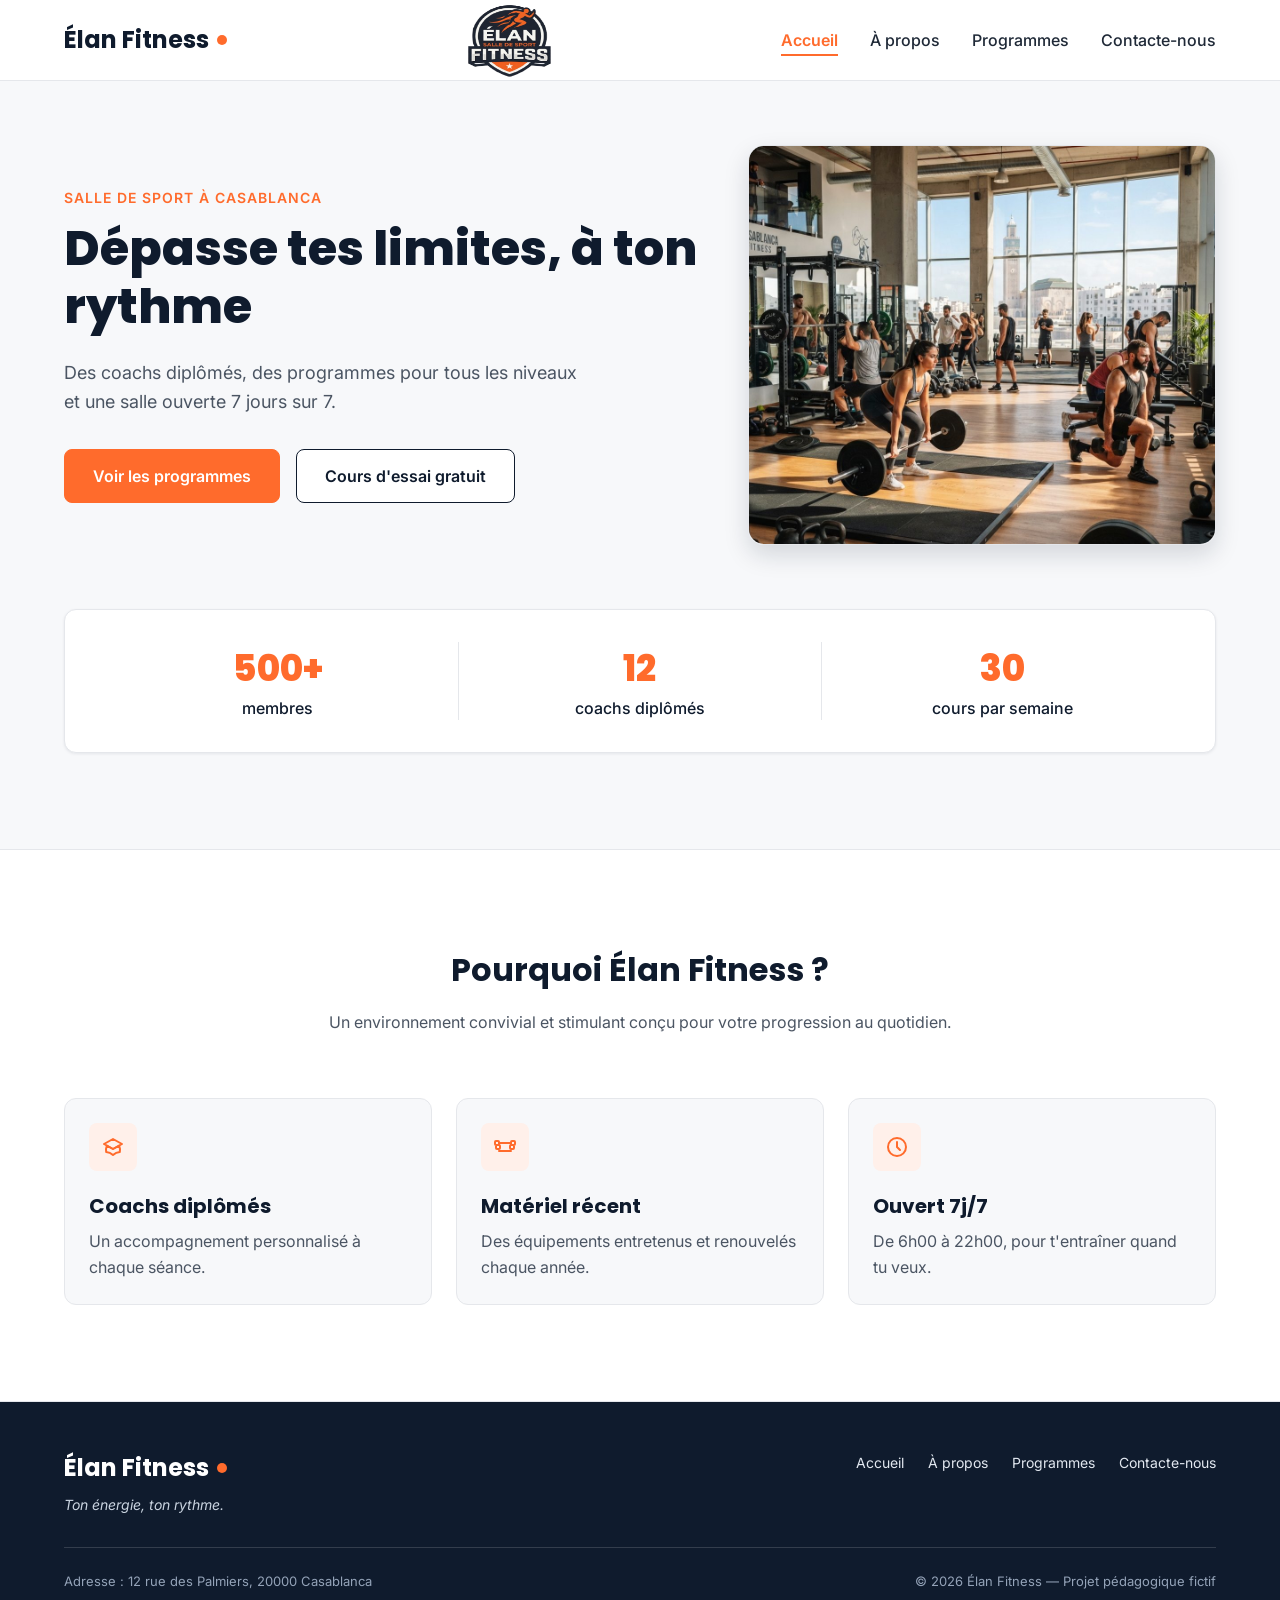
<file: index.html>
<!DOCTYPE html>
<html lang="fr">
<head>
  <meta charset="UTF-8">
  <meta name="viewport" content="width=device-width, initial-scale=1">
  <meta name="description" content="Élan Fitness, salle de sport à Casablanca : musculation, yoga, cardio et boxe fitness avec des coachs diplômés. Réservez votre cours d'essai gratuit.">
  <title>Élan Fitness | Salle de sport à Casablanca</title>

  <link rel="preconnect" href="https://fonts.googleapis.com">
  <link rel="preconnect" href="https://fonts.gstatic.com" crossorigin>
  <link href="https://fonts.googleapis.com/css2?family=Inter:wght@400;500;600&family=Poppins:wght@600;700;800&display=swap" rel="stylesheet">

  <link rel="stylesheet" href="style.css">
  <link rel="stylesheet" href="constyle.css">
</head>
<body>

  <header class="en-tete">
    <div class="conteneur en-tete-contenu">
      <a href="#accueil" class="logo">Élan Fitness</a>
      <img src="img/elan-logo.png" class="elan-logo">
      <nav aria-label="Navigation principale">
        <ul class="menu">
          <li><a href="index.html" class="lien-actif">Accueil</a></li>
          <li><a href="apropos.html">À propos</a></li>
          <li><a href="programmes.html">Programmes</a></li>
          <li><a href="contact.html">Contacte-nous</a></li>
        </ul>
      </nav>
    </div>
  </header>
  <main>

    <section id="accueil" class="hero">
      <div class="conteneur">

        <div class="hero-contenu">
          <div class="hero-texte">
            <p class="sur-titre">Salle de sport à Casablanca</p>
            <h1>Dépasse tes limites, à ton rythme</h1>
            <p class="hero-description">
              Des coachs diplômés, des programmes pour tous les niveaux et une salle ouverte 7 jours sur 7.
            </p>
            <div class="boutons">
              <a href="#programmes" class="bouton bouton-principal">Voir les programmes</a>
              <a href="#contact" class="bouton bouton-secondaire">Cours d'essai gratuit</a>
            </div>
          </div>

          <img class="hero-image" src="img/hero.jpg" alt="Des personnes s'entraînent dans une salle de sport lumineuse à Casablanca">
        </div>

        <div class="chiffres">
          <div class="chiffre">
            <p class="chiffre-nombre">500+</p>
            <p>membres</p>
          </div>
          <div class="chiffre">
            <p class="chiffre-nombre">12</p>
            <p>coachs diplômés</p>
          </div>
          <div class="chiffre">
            <p class="chiffre-nombre">30</p>
            <p>cours par semaine</p>
          </div>
        </div>

      </div>
    </section>
    <section class="section section-blanche">
      <div class="conteneur">

        <div class="section-titre">
          <h2>Pourquoi Élan Fitness ?</h2>
          <p>Un environnement convivial et stimulant conçu pour votre progression au quotidien.</p>
        </div>

        <div class="cartes">
          <article class="carte carte-avantage">
            <div class="icone"><img src="img/icone-coach.svg" alt=""></div>
            <h3>Coachs diplômés</h3>
            <p>Un accompagnement personnalisé à chaque séance.</p>
          </article>

          <article class="carte carte-avantage">
            <div class="icone"><img src="img/icone-materiel.svg" alt=""></div>
            <h3>Matériel récent</h3>
            <p>Des équipements entretenus et renouvelés chaque année.</p>
          </article>

          <article class="carte carte-avantage">
            <div class="icone"><img src="img/icone-horloge.svg" alt=""></div>
            <h3>Ouvert 7j/7</h3>
            <p>De 6h00 à 22h00, pour t'entraîner quand tu veux.</p>
          </article>
        </div>

      </div>
    </section>
  </main>
  <footer class="pied-de-page">
    <div class="conteneur">
      <div class="pied-haut">
        <div>
          <p class="logo logo-clair">Élan Fitness</p>
          <p class="slogan">Ton énergie, ton rythme.</p>
        </div>

        <nav aria-label="Navigation du pied de page">
          <ul class="menu menu-pied">
            <li><a href="index.html">Accueil</a></li>
            <li><a href="apropos.html">À propos</a></li>
            <li><a href="programmes.html">Programmes</a></li>
            <li><a href="contact.html">Contacte-nous</a></li>
          </ul>
        </nav>
      </div>

      <div class="pied-bas"> 
        <p>Adresse : 12 rue des Palmiers, 20000 Casablanca</p>
        <p>&copy; 2026 Élan Fitness — Projet pédagogique fictif</p>
      </div>

    </div>
  </footer>

</body>
</html>
</file>
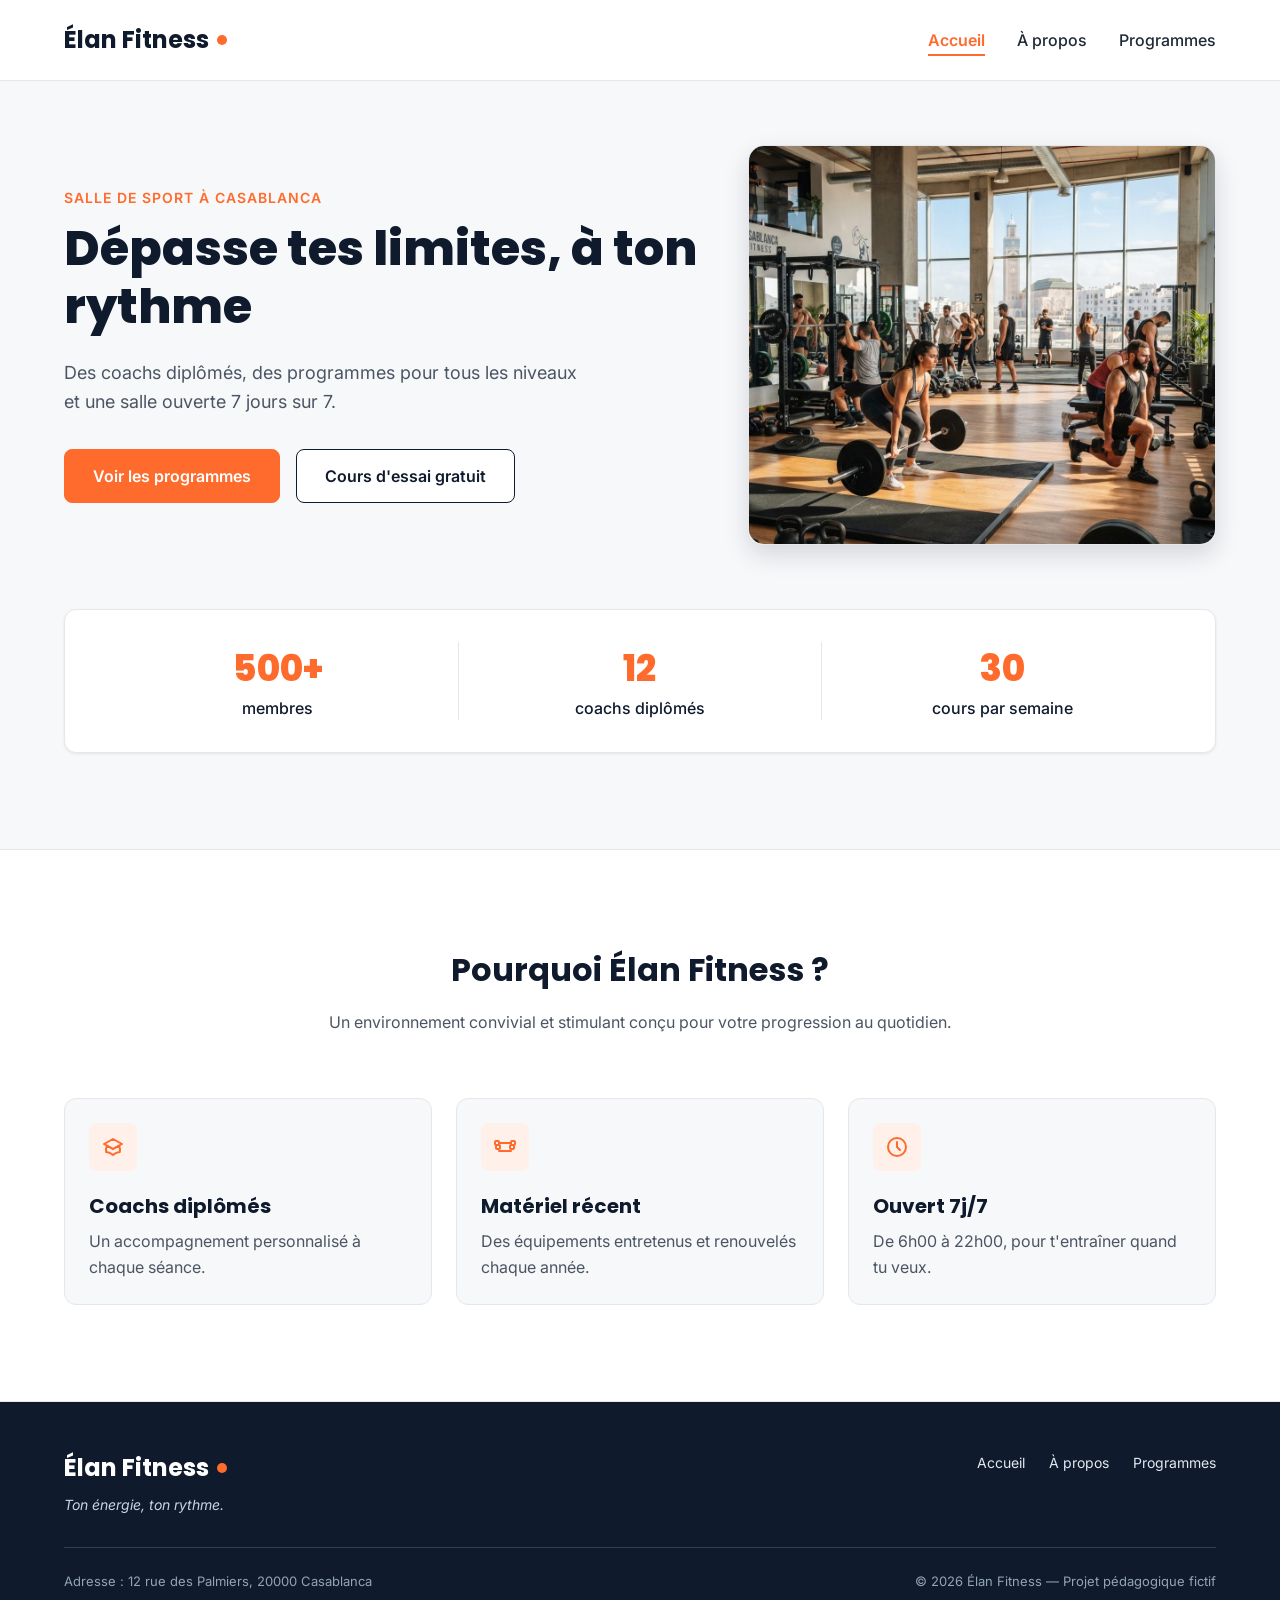
<file: accueil.html>
<!DOCTYPE html>
<html lang="fr">
<head>
  <meta charset="UTF-8">
  <meta name="viewport" content="width=device-width, initial-scale=1">
  <meta name="description" content="Élan Fitness, salle de sport à Casablanca : musculation, yoga, cardio et boxe fitness avec des coachs diplômés. Réservez votre cours d'essai gratuit.">
  <title>Élan Fitness | Salle de sport à Casablanca</title>

  <link rel="preconnect" href="https://fonts.googleapis.com">
  <link rel="preconnect" href="https://fonts.gstatic.com" crossorigin>
  <link href="https://fonts.googleapis.com/css2?family=Inter:wght@400;500;600&family=Poppins:wght@600;700;800&display=swap" rel="stylesheet">

  <link rel="stylesheet" href="style.css">
</head>
<body>

  <header class="en-tete">
    <div class="conteneur en-tete-contenu">
      <a href="#accueil" class="logo">Élan Fitness</a>

      <nav aria-label="Navigation principale">
        <ul class="menu">
          <li><a href="accueil.html" class="lien-actif">Accueil</a></li>
          <li><a href="apropos.html">À propos</a></li>
          <li><a href="programmes.html">Programmes</a></li>
        </ul>
      </nav>
    </div>
  </header>
  <main>

    <section id="accueil" class="hero">
      <div class="conteneur">

        <div class="hero-contenu">
          <div class="hero-texte">
            <p class="sur-titre">Salle de sport à Casablanca</p>
            <h1>Dépasse tes limites, à ton rythme</h1>
            <p class="hero-description">
              Des coachs diplômés, des programmes pour tous les niveaux et une salle ouverte 7 jours sur 7.
            </p>
            <div class="boutons">
              <a href="#programmes" class="bouton bouton-principal">Voir les programmes</a>
              <a href="#contact" class="bouton bouton-secondaire">Cours d'essai gratuit</a>
            </div>
          </div>

          <img class="hero-image" src="img/hero.jpg" alt="Des personnes s'entraînent dans une salle de sport lumineuse à Casablanca">
        </div>

        <div class="chiffres">
          <div class="chiffre">
            <p class="chiffre-nombre">500+</p>
            <p>membres</p>
          </div>
          <div class="chiffre">
            <p class="chiffre-nombre">12</p>
            <p>coachs diplômés</p>
          </div>
          <div class="chiffre">
            <p class="chiffre-nombre">30</p>
            <p>cours par semaine</p>
          </div>
        </div>

      </div>
    </section>
    <section class="section section-blanche">
      <div class="conteneur">

        <div class="section-titre">
          <h2>Pourquoi Élan Fitness ?</h2>
          <p>Un environnement convivial et stimulant conçu pour votre progression au quotidien.</p>
        </div>

        <div class="cartes">
          <article class="carte carte-avantage">
            <div class="icone"><img src="img/icone-coach.svg" alt=""></div>
            <h3>Coachs diplômés</h3>
            <p>Un accompagnement personnalisé à chaque séance.</p>
          </article>

          <article class="carte carte-avantage">
            <div class="icone"><img src="img/icone-materiel.svg" alt=""></div>
            <h3>Matériel récent</h3>
            <p>Des équipements entretenus et renouvelés chaque année.</p>
          </article>

          <article class="carte carte-avantage">
            <div class="icone"><img src="img/icone-horloge.svg" alt=""></div>
            <h3>Ouvert 7j/7</h3>
            <p>De 6h00 à 22h00, pour t'entraîner quand tu veux.</p>
          </article>
        </div>

      </div>
    </section>
  </main>
  <footer class="pied-de-page">
    <div class="conteneur">
      <div class="pied-haut">
        <div>
          <p class="logo logo-clair">Élan Fitness</p>
          <p class="slogan">Ton énergie, ton rythme.</p>
        </div>

        <nav aria-label="Navigation du pied de page">
          <ul class="menu menu-pied">
            <li><a href="accueil.html">Accueil</a></li>
            <li><a href="apropos.html">À propos</a></li>
            <li><a href="programmes.html">Programmes</a></li>
          </ul>
        </nav>
      </div>

      <div class="pied-bas">
        <p>Adresse : 12 rue des Palmiers, 20000 Casablanca</p>
        <p>&copy; 2026 Élan Fitness — Projet pédagogique fictif</p>
      </div>

    </div>
  </footer>

</body>
</html>
</file>
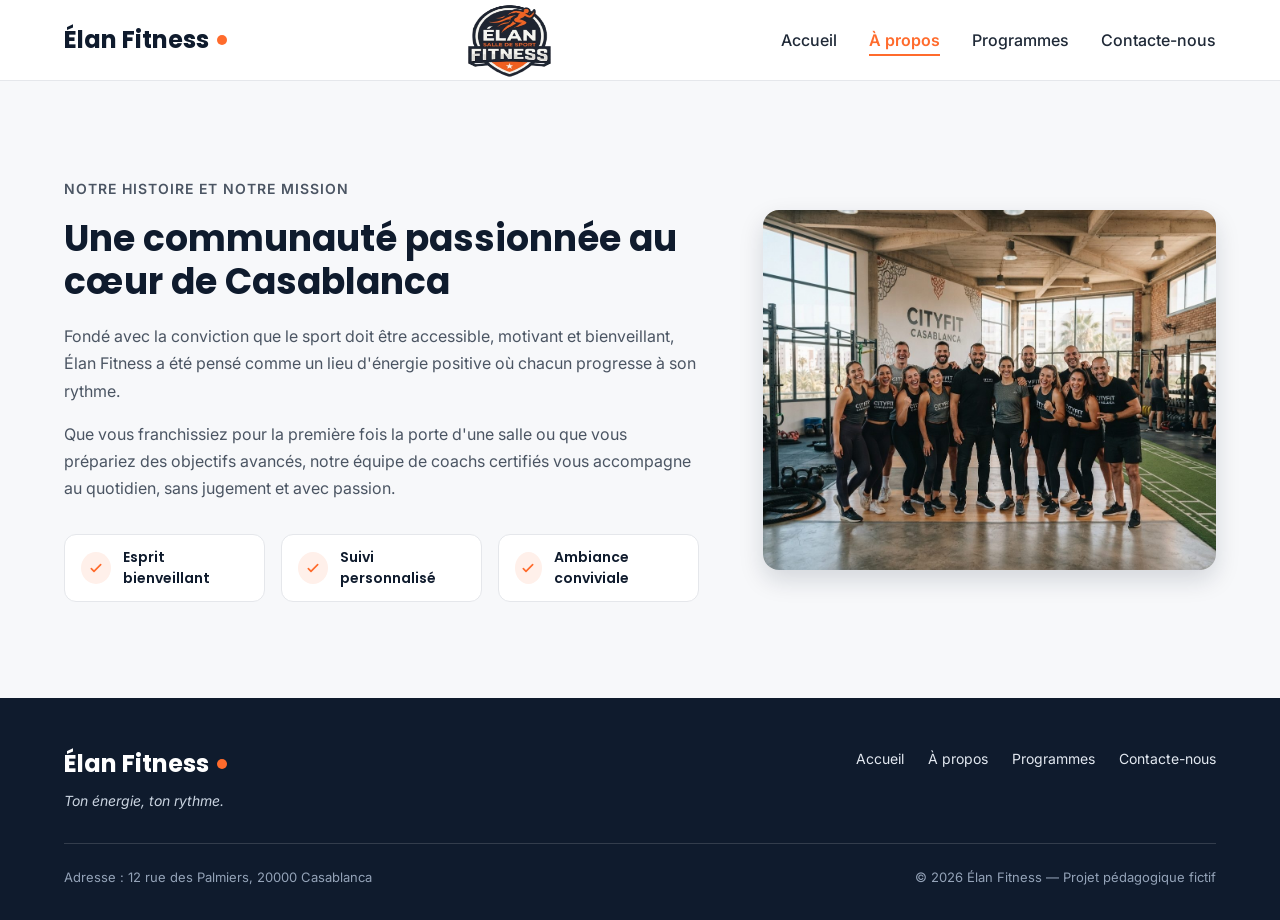
<file: apropos.html>
<!DOCTYPE html>
<html lang="fr">
<head>
  <meta charset="UTF-8">
  <meta name="viewport" content="width=device-width, initial-scale=1">
  <meta name="description" content="Élan Fitness, salle de sport à Casablanca : musculation, yoga, cardio et boxe fitness avec des coachs diplômés. Réservez votre cours d'essai gratuit.">
  <title>Élan Fitness | Salle de sport à Casablanca</title>

  <link rel="preconnect" href="https://fonts.googleapis.com">
  <link rel="preconnect" href="https://fonts.gstatic.com" crossorigin>
  <link href="https://fonts.googleapis.com/css2?family=Inter:wght@400;500;600&family=Poppins:wght@600;700;800&display=swap" rel="stylesheet">

  <link rel="stylesheet" href="style.css">
  <link rel="stylesheet" href="constyle.css">
</head>
<body>

  <header class="en-tete">
    <div class="conteneur en-tete-contenu">
      <a href="#accueil" class="logo">Élan Fitness</a>
      <img src="img/elan-logo.png" class="elan-logo" width="180" height="110">

      <nav aria-label="Navigation principale">
        <ul class="menu">
          <li><a href="index.html">Accueil</a></li>
          <li><a href="apropos.html" class="lien-actif">À propos</a></li>
          <li><a href="programmes.html">Programmes</a></li>
          <li><a href="contact.html">Contacte-nous</a></li>
        </ul>
      </nav>
    </div>
  </header>
  <main>
    
    <section id="a-propos" class="section">
      <div class="conteneur apropos-contenu">

        <div class="apropos-texte">
          <p class="sur-titre">Notre histoire et notre mission</p>
          <h2>Une communauté passionnée au cœur de Casablanca</h2>
          <p>
            Fondé avec la conviction que le sport doit être accessible, motivant et bienveillant,
            Élan Fitness a été pensé comme un lieu d'énergie positive où chacun progresse à son rythme.
          </p>
          <p>
            Que vous franchissiez pour la première fois la porte d'une salle ou que vous prépariez des
            objectifs avancés, notre équipe de coachs certifiés vous accompagne au quotidien, sans
            jugement et avec passion.
          </p>

          <ul class="valeurs">
            <li class="valeur">
              <div class="icone icone-petite"><img src="img/icone-check.svg" alt=""></div>
              <span>Esprit bienveillant</span>
            </li>
            <li class="valeur">
              <div class="icone icone-petite"><img src="img/icone-check.svg" alt=""></div>
              <span>Suivi personnalisé</span>
            </li>
            <li class="valeur">
              <div class="icone icone-petite"><img src="img/icone-check.svg" alt=""></div>
              <span>Ambiance conviviale</span>
            </li>
          </ul>
        </div>

        <img class="apropos-image" src="img/equipe.jpg" alt="L'équipe de coachs d'Élan Fitness réunie dans la salle">

      </div>
    </section>

</main>
<footer class="pied-de-page">
    <div class="conteneur">
      <div class="pied-haut">
        <div>
          <p class="logo logo-clair">Élan Fitness</p>
          <p class="slogan">Ton énergie, ton rythme.</p>
        </div>

        <nav aria-label="Navigation du pied de page">
          <ul class="menu menu-pied">
            <li><a href="index.html">Accueil</a></li>
            <li><a href="apropos.html">À propos</a></li>
            <li><a href="programmes.html">Programmes</a></li>
            <li><a href="contact.html">Contacte-nous</a></li>
          </ul>
        </nav>
      </div>

      <div class="pied-bas">
        <p>Adresse : 12 rue des Palmiers, 20000 Casablanca</p>
        <p>&copy; 2026 Élan Fitness — Projet pédagogique fictif</p>
      </div>

    </div>
  </footer>

</body>
</html>
</file>
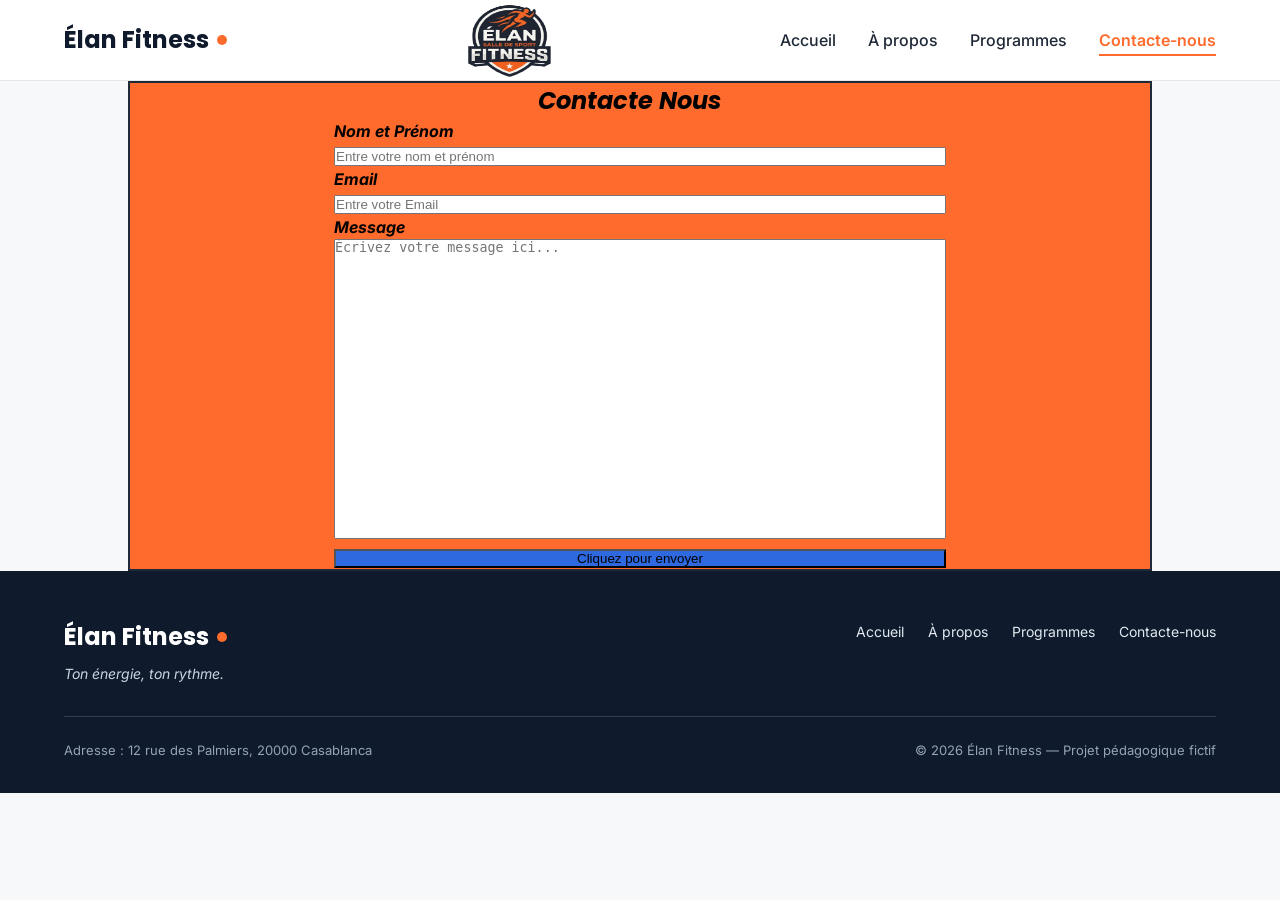
<file: contact.html>
<!DOCTYPE html>
<html lang="fr">
<head>
  <meta charset="UTF-8">
  <meta name="viewport" content="width=device-width, initial-scale=1">
  <meta name="description" content="Élan Fitness, salle de sport à Casablanca : musculation, yoga, cardio et boxe fitness avec des coachs diplômés. Réservez votre cours d'essai gratuit.">
  <title>Élan Fitness | Salle de sport à Casablanca</title>

  <link rel="preconnect" href="https://fonts.googleapis.com">
  <link rel="preconnect" href="https://fonts.gstatic.com" crossorigin>
  <link href="https://fonts.googleapis.com/css2?family=Inter:wght@400;500;600&family=Poppins:wght@600;700;800&display=swap" rel="stylesheet">

  <link rel="stylesheet" href="style.css">
  <link rel="stylesheet" href="constyle.css">
</head>
<body>

  <header class="en-tete">
    <div class="conteneur en-tete-contenu">
      <a href="#accueil" class="logo">Élan Fitness</a>
      <img src="img/elan-logo.png" class="elan-logo" width="180" height="110">

      <nav aria-label="Navigation principale">
        <ul class="menu">
          <li><a href="index.html">Accueil</a></li>
          <li><a href="apropos.html">À propos</a></li>
          <li><a href="programmes.html">Programmes</a></li>
          <li><a href="contact.html" class="lien-actif">Contacte-nous</a></li>
        </ul>
      </nav>
    </div>
  </header>
  <main>
    <section class="contact-container">

    <h2 class="contact"><em>Contacte Nous</em></h2>
    <form class="form-info">
      <div class="info-person">
      <label for="txt"><strong><i>Nom et Prénom</i></strong></label><br>
      <input id="txt" type="text" placeholder="Entre votre nom et prénom" required>
      </div>
      <div class="email">
      <label for="email"><strong><i>Email</i></strong></label><br>
      <input id="email" type="email" placeholder="Entre votre Email" required>
      </div>
      <div class="Message">
      <label for="Message"><strong><i>Message</i></strong></label><br>
      <textarea id="Message" name="Message" placeholder="Écrivez votre message ici..." required></textarea>   
      </div>
      <div class="submit">
       
      <input id="bouton" type="submit" value="Cliquez pour envoyer" >
      
    </div>
    </form>
  </section>

  </main>

  
   <footer class="pied-de-page">
    <div class="conteneur">
      <div class="pied-haut">
        <div>
          <p class="logo logo-clair">Élan Fitness</p>
          <p class="slogan">Ton énergie, ton rythme.</p>
        </div>

        <nav aria-label="Navigation du pied de page">
          <ul class="menu menu-pied">
            <li><a href="index.html">Accueil</a></li>
            <li><a href="apropos.html">À propos</a></li>
            <li><a href="programmes.html">Programmes</a></li>
            <li><a href="contact.html">Contacte-nous</a></li>
          </ul>
        </nav>
      </div>

      <div class="pied-bas"> 
        <p>Adresse : 12 rue des Palmiers, 20000 Casablanca</p>
        <p>&copy; 2026 Élan Fitness — Projet pédagogique fictif</p>
      </div>

    </div>
  </footer>

</body>
</html>
</file>
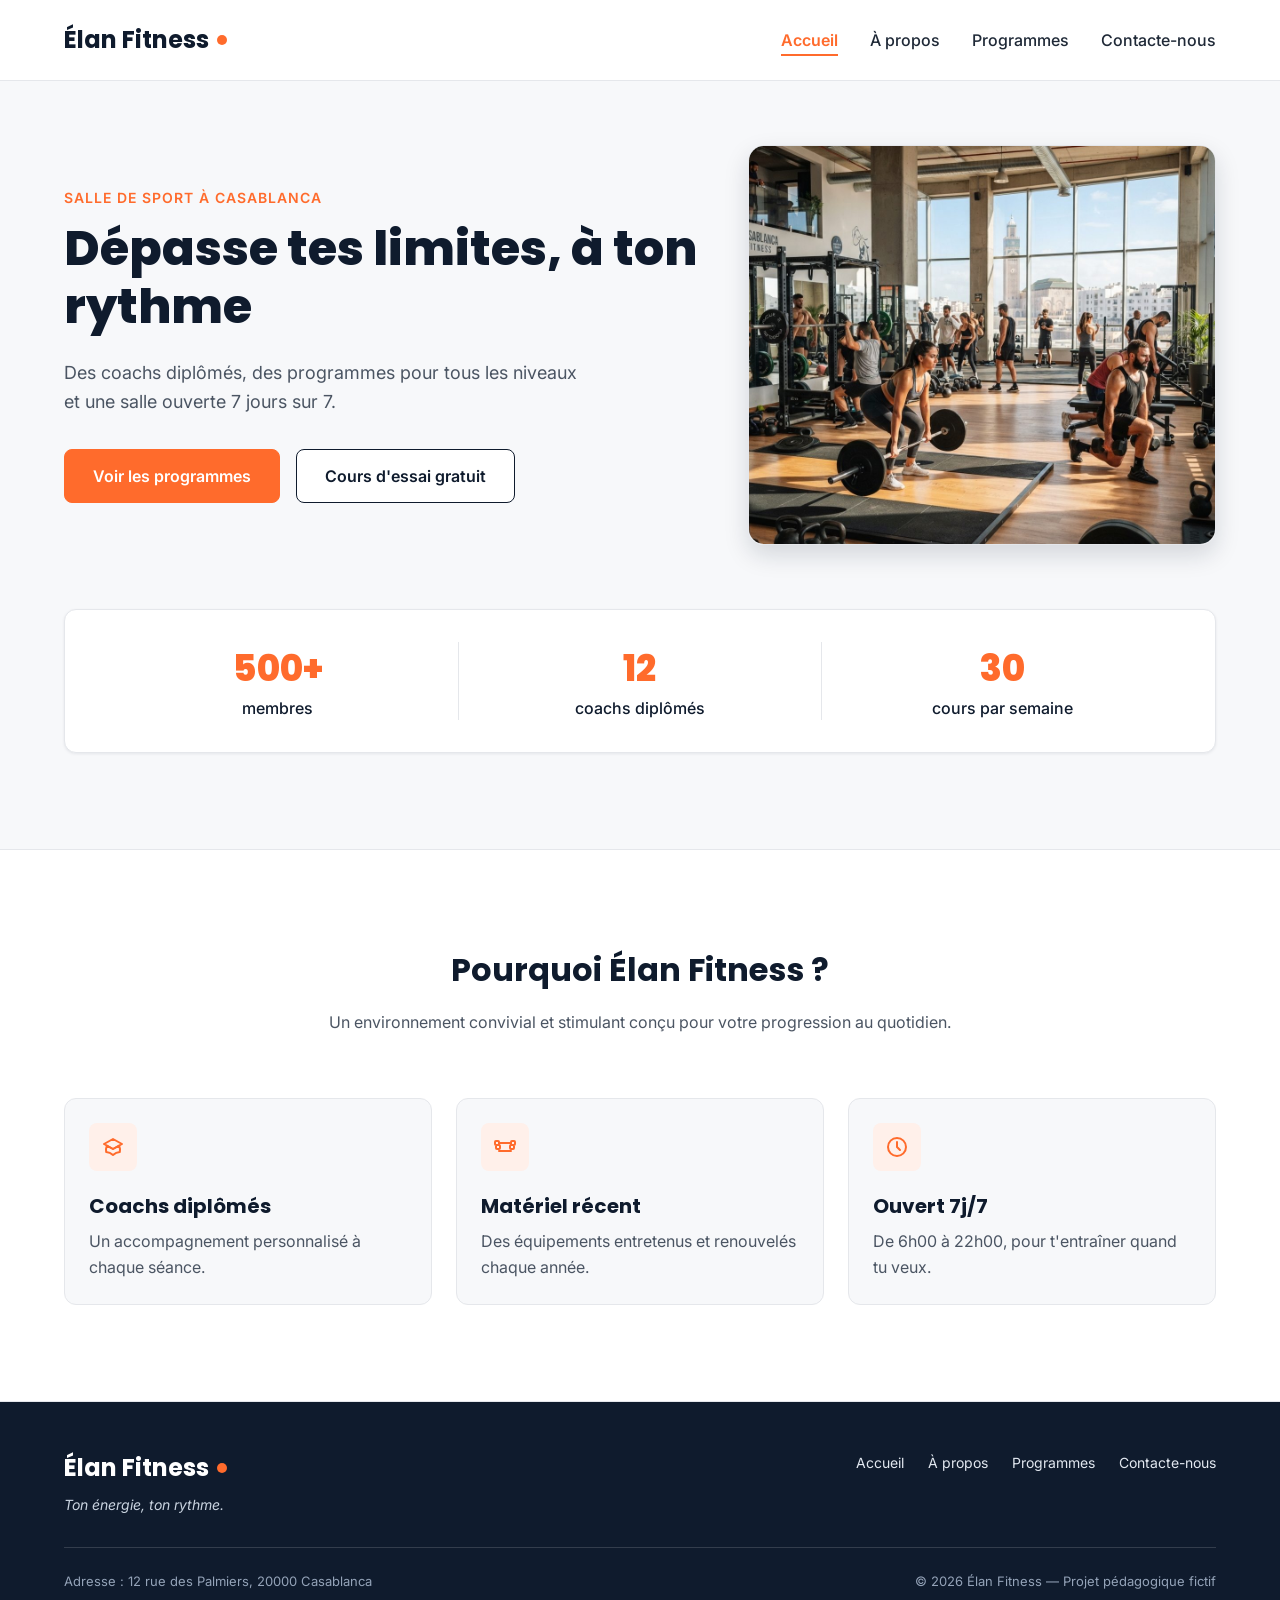
<file: indix.html>
<!DOCTYPE html>
<html lang="fr">
<head>
  <meta charset="UTF-8">
  <meta name="viewport" content="width=device-width, initial-scale=1">
  <meta name="description" content="Élan Fitness, salle de sport à Casablanca : musculation, yoga, cardio et boxe fitness avec des coachs diplômés. Réservez votre cours d'essai gratuit.">
  <title>Élan Fitness | Salle de sport à Casablanca</title>

  <link rel="preconnect" href="https://fonts.googleapis.com">
  <link rel="preconnect" href="https://fonts.gstatic.com" crossorigin>
  <link href="https://fonts.googleapis.com/css2?family=Inter:wght@400;500;600&family=Poppins:wght@600;700;800&display=swap" rel="stylesheet">

  <link rel="stylesheet" href="style.css">
</head>
<body>

  <header class="en-tete">
    <div class="conteneur en-tete-contenu">
      <a href="#accueil" class="logo">Élan Fitness</a>

      <nav aria-label="Navigation principale">
        <ul class="menu">
          <li><a href="indix.html" class="lien-actif">Accueil</a></li>
          <li><a href="apropos.html">À propos</a></li>
          <li><a href="programmes.html">Programmes</a></li>
          <li><a href="contact.html">Contacte-nous</a></li>
        </ul>
      </nav>
    </div>
  </header>
  <main>

    <section id="accueil" class="hero">
      <div class="conteneur">

        <div class="hero-contenu">
          <div class="hero-texte">
            <p class="sur-titre">Salle de sport à Casablanca</p>
            <h1>Dépasse tes limites, à ton rythme</h1>
            <p class="hero-description">
              Des coachs diplômés, des programmes pour tous les niveaux et une salle ouverte 7 jours sur 7.
            </p>
            <div class="boutons">
              <a href="#programmes" class="bouton bouton-principal">Voir les programmes</a>
              <a href="#contact" class="bouton bouton-secondaire">Cours d'essai gratuit</a>
            </div>
          </div>

          <img class="hero-image" src="img/hero.jpg" alt="Des personnes s'entraînent dans une salle de sport lumineuse à Casablanca">
        </div>

        <div class="chiffres">
          <div class="chiffre">
            <p class="chiffre-nombre">500+</p>
            <p>membres</p>
          </div>
          <div class="chiffre">
            <p class="chiffre-nombre">12</p>
            <p>coachs diplômés</p>
          </div>
          <div class="chiffre">
            <p class="chiffre-nombre">30</p>
            <p>cours par semaine</p>
          </div>
        </div>

      </div>
    </section>
    <section class="section section-blanche">
      <div class="conteneur">

        <div class="section-titre">
          <h2>Pourquoi Élan Fitness ?</h2>
          <p>Un environnement convivial et stimulant conçu pour votre progression au quotidien.</p>
        </div>

        <div class="cartes">
          <article class="carte carte-avantage">
            <div class="icone"><img src="img/icone-coach.svg" alt=""></div>
            <h3>Coachs diplômés</h3>
            <p>Un accompagnement personnalisé à chaque séance.</p>
          </article>

          <article class="carte carte-avantage">
            <div class="icone"><img src="img/icone-materiel.svg" alt=""></div>
            <h3>Matériel récent</h3>
            <p>Des équipements entretenus et renouvelés chaque année.</p>
          </article>

          <article class="carte carte-avantage">
            <div class="icone"><img src="img/icone-horloge.svg" alt=""></div>
            <h3>Ouvert 7j/7</h3>
            <p>De 6h00 à 22h00, pour t'entraîner quand tu veux.</p>
          </article>
        </div>

      </div>
    </section>
  </main>
  <footer class="pied-de-page">
    <div class="conteneur">
      <div class="pied-haut">
        <div>
          <p class="logo logo-clair">Élan Fitness</p>
          <p class="slogan">Ton énergie, ton rythme.</p>
        </div>

        <nav aria-label="Navigation du pied de page">
          <ul class="menu menu-pied">
            <li><a href="indix.html">Accueil</a></li>
            <li><a href="apropos.html">À propos</a></li>
            <li><a href="programmes.html">Programmes</a></li>
            <li><a href="contact.html">Contacte-nous</a></li>
          </ul>
        </nav>
      </div>

      <div class="pied-bas"> 
        <p>Adresse : 12 rue des Palmiers, 20000 Casablanca</p>
        <p>&copy; 2026 Élan Fitness — Projet pédagogique fictif</p>
      </div>

    </div>
  </footer>

</body>
</html>
</file>
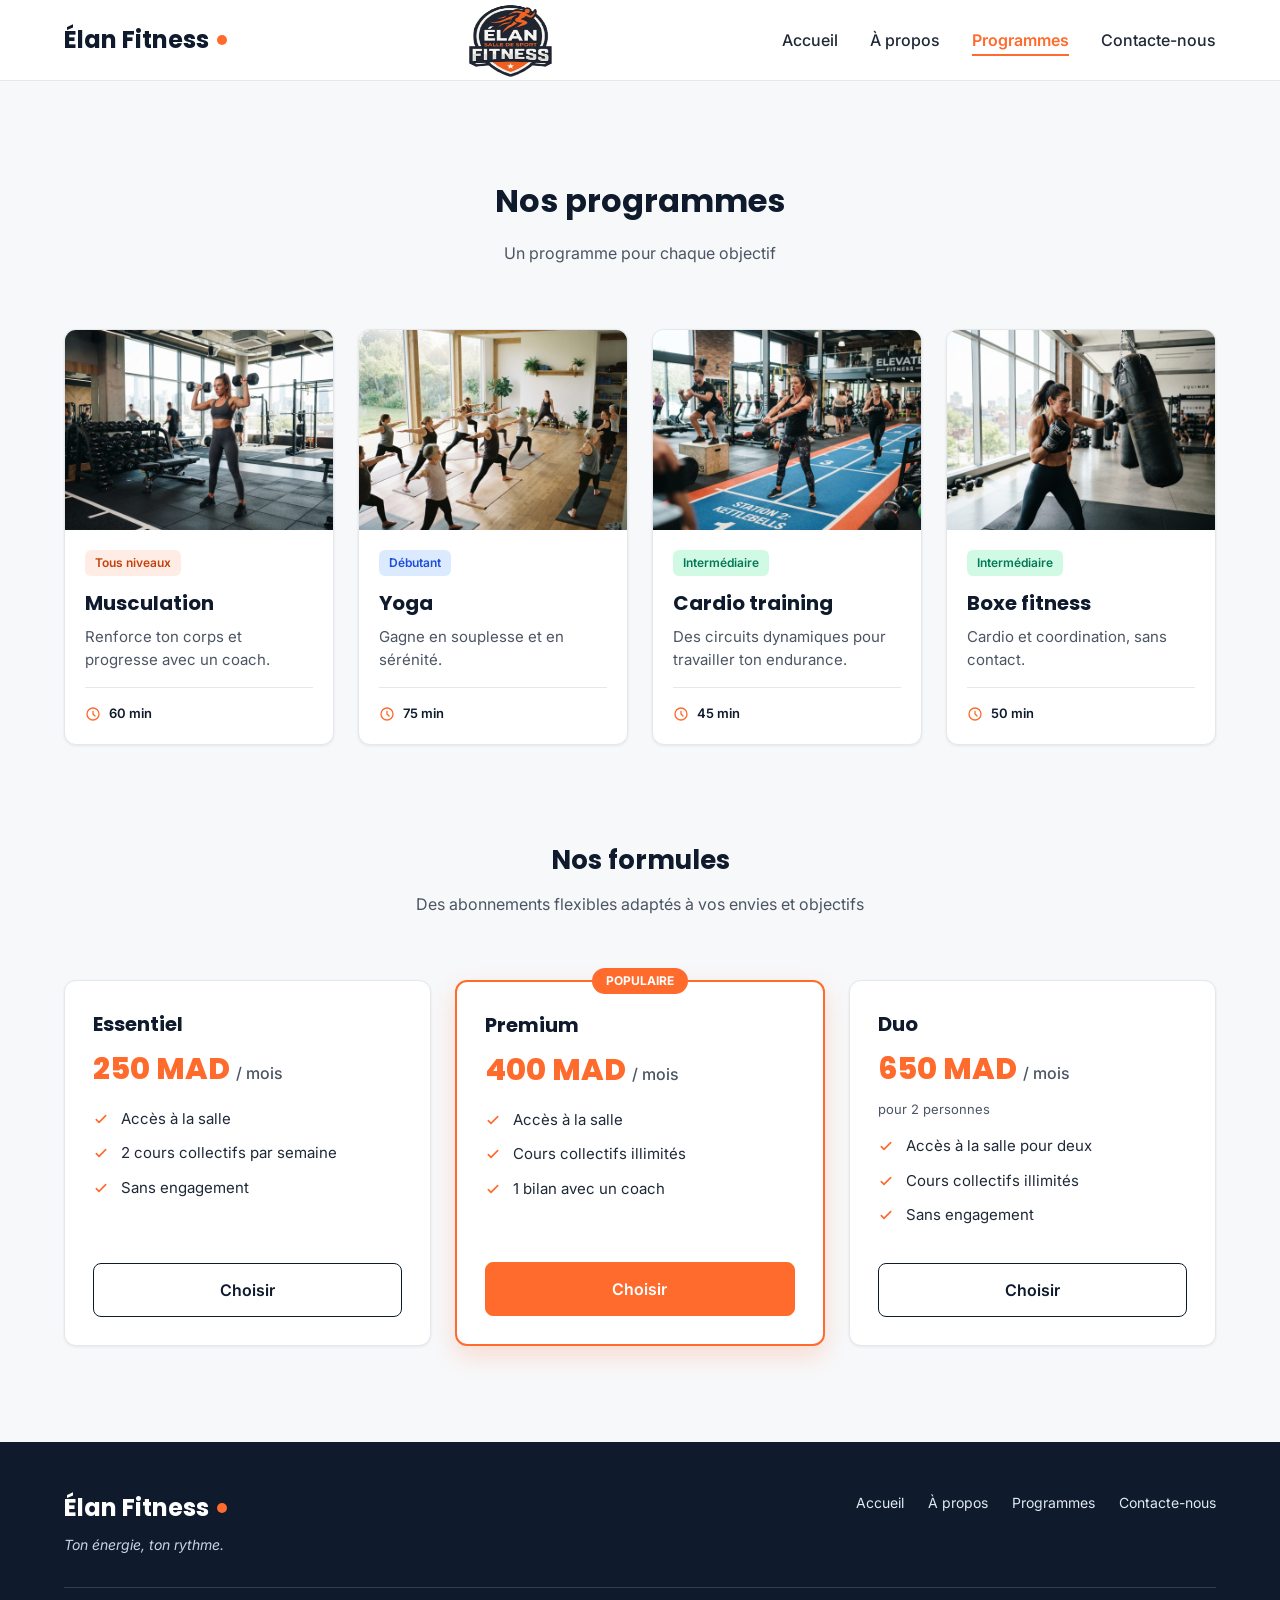
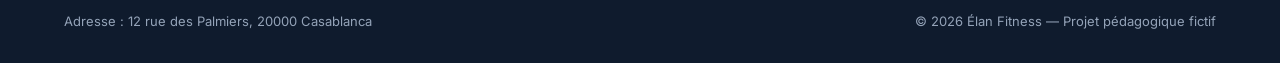
<file: programmes.html>
<!DOCTYPE html>
<html lang="fr">
<head>
  <meta charset="UTF-8">
  <meta name="viewport" content="width=device-width, initial-scale=1">
  <meta name="description" content="Élan Fitness, salle de sport à Casablanca : musculation, yoga, cardio et boxe fitness avec des coachs diplômés. Réservez votre cours d'essai gratuit.">
  <title>Élan Fitness | Salle de sport à Casablanca</title>

  <link rel="preconnect" href="https://fonts.googleapis.com">
  <link rel="preconnect" href="https://fonts.gstatic.com" crossorigin>
  <link href="https://fonts.googleapis.com/css2?family=Inter:wght@400;500;600&family=Poppins:wght@600;700;800&display=swap" rel="stylesheet">

  <link rel="stylesheet" href="style.css">
  <link rel="stylesheet" href="constyle.css">
</head>
<body>

  <header class="en-tete">
    <div class="conteneur en-tete-contenu">
      <a href="#accueil" class="logo">Élan Fitness</a>
      <img src="img/elan-logo.png" class="elan-logo">

      <nav aria-label="Navigation principale">
        <ul class="menu">
          <li><a href="index.html">Accueil</a></li>
          <li><a href="apropos.html">À propos</a></li>
          <li><a href="programmes.html" class="lien-actif">Programmes</a></li>
          <li><a href="contact.html">Contacte-nous</a></li>
        </ul>
      </nav>
    </div>
  </header>
  <main>
    <section id="programmes" class="section">
      <div class="conteneur">

        <div class="section-titre">
          <h2>Nos programmes</h2>
          <p>Un programme pour chaque objectif</p>
        </div>

        <div class="cartes">

          <article class="carte carte-programme">
            <img src="img/musculation.jpg" alt="Une sportive soulève des haltères dans l'espace musculation">
            <div class="programme-corps">
              <span class="etiquette etiquette-orange">Tous niveaux</span>
              <h3>Musculation</h3>
              <p>Renforce ton corps et progresse avec un coach.</p>
              <p class="duree"><img src="img/icone-duree.svg" alt="">60 min</p>
            </div>
          </article>

          <article class="carte carte-programme">
            <img src="img/yoga.jpg" alt="Un groupe pratique le yoga sur des tapis dans une salle lumineuse">
            <div class="programme-corps">
              <span class="etiquette etiquette-bleue">Débutant</span>
              <h3>Yoga</h3>
              <p>Gagne en souplesse et en sérénité.</p>
              <p class="duree"><img src="img/icone-duree.svg" alt="">75 min</p>
            </div>
          </article>

          <article class="carte carte-programme">
            <img src="img/cardio.jpg" alt="Des sportifs suivent un circuit de cardio training avec des kettlebells">
            <div class="programme-corps">
              <span class="etiquette etiquette-verte">Intermédiaire</span>
              <h3>Cardio training</h3>
              <p>Des circuits dynamiques pour travailler ton endurance.</p>
              <p class="duree"><img src="img/icone-duree.svg" alt="">45 min</p>
            </div>
          </article>

          <article class="carte carte-programme">
            <img src="img/boxe.jpg" alt="Une sportive frappe un sac de frappe pendant un cours de boxe fitness">
            <div class="programme-corps">
              <span class="etiquette etiquette-verte">Intermédiaire</span>
              <h3>Boxe fitness</h3>
              <p>Cardio et coordination, sans contact.</p>
              <p class="duree"><img src="img/icone-duree.svg" alt="">50 min</p>
            </div>
          </article>

        </div>

        <div class="formules">

          <div class="section-titre">
            <h3>Nos formules</h3>
            <p>Des abonnements flexibles adaptés à vos envies et objectifs</p>
          </div>

          <div class="cartes">

            <article class="carte formule">
              <h4>Essentiel</h4>
              <p class="prix">250 MAD <span>/ mois</span></p>
              <ul class="formule-liste">
                <li>Accès à la salle</li>
                <li>2 cours collectifs par semaine</li>
                <li>Sans engagement</li>
              </ul>
              <a href="#contact" class="bouton bouton-secondaire">Choisir</a>
            </article>

            <article class="carte formule formule-populaire">
              <p class="badge-populaire">Populaire</p>
              <h4>Premium</h4>
              <p class="prix">400 MAD <span>/ mois</span></p>
              <ul class="formule-liste">
                <li>Accès à la salle</li>
                <li>Cours collectifs illimités</li>
                <li>1 bilan avec un coach</li>
              </ul>
              <a href="#contact" class="bouton bouton-principal">Choisir</a>
            </article>

            <article class="carte formule">
              <h4>Duo</h4>
              <p class="prix">650 MAD <span>/ mois</span></p>
              <p class="prix-note">pour 2 personnes</p>
              <ul class="formule-liste">
                <li>Accès à la salle pour deux</li>
                <li>Cours collectifs illimités</li>
                <li>Sans engagement</li>
              </ul>
              <a href="#contact" class="bouton bouton-secondaire">Choisir</a>
            </article>

          </div>
        </div>

      </div>
    </section>
  </main>
  <footer class="pied-de-page">
    <div class="conteneur">

      <div class="pied-haut">
        <div>
          <p class="logo logo-clair">Élan Fitness</p>
          <p class="slogan">Ton énergie, ton rythme.</p>
        </div>

        <nav aria-label="Navigation du pied de page">
          <ul class="menu menu-pied">
            <li><a href="index.html">Accueil</a></li>
            <li><a href="apropos.html">À propos</a></li>
            <li><a href="programmes.html">Programmes</a></li>
            <li><a href="contact.html">Contacte-nous</a></li>
          </ul>
        </nav>
      </div>

      <div class="pied-bas">
        <p>Adresse : 12 rue des Palmiers, 20000 Casablanca</p>
        <p>&copy; 2026 Élan Fitness — Projet pédagogique fictif</p>
      </div>

    </div>
  </footer>

</body>
</html>
</file>
<file: style.css>
* {
  box-sizing: border-box;
  margin: 0;
  padding: 0;
}

html {
  scroll-behavior: smooth;
}

body {
  font-family: 'Inter', Arial, sans-serif;
  font-size: 16px;
  line-height: 1.5;
  color: #1F2937;
  background-color: #F7F8FA;
}

h1, h2, h3, h4 {
  font-family: 'Poppins', Arial, sans-serif;
  color: #0F1B2D;
}

a {
  color: inherit;
  text-decoration: none;
}

ul {
  list-style: none;
}

img {
  display: block;
  max-width: 100%;
}

a:focus-visible,
button:focus-visible {
  outline: 3px solid #FF6B2C;
  outline-offset: 2px;
}

.conteneur {
  width: 100%;
  max-width: 1200px;
  margin: 0 auto;
  padding: 0 24px;
}

.section {
  padding: 96px 0;
}

.section-blanche {
  background-color: #FFFFFF;
  border-top: 1px solid #E5E7EB;
  border-bottom: 1px solid #E5E7EB;
}

.section-titre {
  max-width: 640px;
  margin: 0 auto 64px;
  text-align: center;
}

.section-titre h2 {
  font-size: 32px;
  margin-bottom: 16px;
}

.section-titre h3 {
  font-size: 26px;
  margin-bottom: 12px;
}

.section-titre p {
  color: #4B5563;
}

.sur-titre {
  font-size: 14px;
  font-weight: 600;
  color: #FF6B2C;
  text-transform: uppercase;
  letter-spacing: 1px;
  margin-bottom: 12px;
}

.bouton {
  display: inline-block;
  padding: 14px 28px;
  border-radius: 8px;
  font-size: 16px;
  font-weight: 600;
  text-align: center;
  cursor: pointer;
}

.bouton-principal {
  background-color: #FF6B2C;
  border: 1px solid #FF6B2C;
  color: #FFFFFF;
}

.bouton-principal:hover {
  background-color: #F05817;
}

.bouton-secondaire {
  background-color: #FFFFFF;
  border: 1px solid #0F1B2D;
  color: #0F1B2D;
}

.bouton-secondaire:hover {
  background-color: #F3F4F6;
}

.cartes {
  display: flex;
  gap: 24px;
}

.carte {
  flex: 1;
  background-color: #FFFFFF;
  border: 1px solid #E5E7EB;
  border-radius: 12px;
  box-shadow: 0 1px 3px rgba(15, 27, 45, 0.08);
}

.icone {
  width: 48px;
  height: 48px;
  background-color: #FFF0EA;
  border-radius: 8px;
  display: flex;
  align-items: center;
  justify-content: center;
}

.icone img {
  width: 24px;
  height: 24px;
}

.icone-petite {
  width: 32px;
  height: 32px;
  border-radius: 50%;
}

.icone-petite img {
  width: 16px;
  height: 16px;
}

.en-tete {
  position: sticky;
  top: 0;
  z-index: 10;
  background-color: #FFFFFF;
  border-bottom: 1px solid #E5E7EB;
}

.en-tete-contenu {
  height: 80px;
  display: flex;
  align-items: center;
  justify-content: space-between;
}

.logo {
  display: flex;
  align-items: center;
  font-family: 'Poppins', Arial, sans-serif;
  font-size: 24px;
  font-weight: 700;
  color: #0F1B2D;
}

.logo::after {
  content: "";
  width: 10px;
  height: 10px;
  margin-left: 8px;
  background-color: #FF6B2C;
  border-radius: 50%;
}

.menu {
  display: flex;
  gap: 32px;
}

.menu a {
  font-weight: 500;
  padding-bottom: 4px;
  border-bottom: 2px solid transparent;
}

.menu a:hover {
  color: #FF6B2C;
}

.menu .lien-actif {
  color: #FF6B2C;
  font-weight: 600;
  border-bottom-color: #FF6B2C;
}

.hero {
  padding: 64px 0 96px;
}

.hero-contenu {
  display: flex;
  align-items: center;
  gap: 32px;
}

.hero-texte {
  flex: 7;
}

.hero-texte h1 {
  font-size: 48px;
  font-weight: 800;
  line-height: 1.2;
  margin-bottom: 24px;
}

.hero-description {
  max-width: 520px;
  font-size: 18px;
  line-height: 1.6;
  color: #4B5563;
  margin-bottom: 32px;
}

.boutons {
  display: flex;
  flex-wrap: wrap;
  gap: 16px;
}

.hero-image {
  flex: 5;
  min-width: 0;
  height: 400px;
  object-fit: cover;
  border-radius: 16px;
  border: 1px solid #E5E7EB;
  box-shadow: 0 10px 25px rgba(15, 27, 45, 0.15);
}

.chiffres {
  display: flex;
  margin-top: 64px;
  padding: 32px;
  background-color: #FFFFFF;
  border: 1px solid #E5E7EB;
  border-radius: 12px;
  box-shadow: 0 1px 3px rgba(15, 27, 45, 0.08);
}

.chiffre {
  flex: 1;
  text-align: center;
  font-weight: 500;
  color: #0F1B2D;
}

.chiffre + .chiffre {
  border-left: 1px solid #E5E7EB;
}

.chiffre-nombre {
  font-family: 'Poppins', Arial, sans-serif;
  font-size: 36px;
  font-weight: 800;
  color: #FF6B2C;
}

.carte-avantage {
  padding: 24px;
  background-color: #F7F8FA;
  box-shadow: none;
}

.carte-avantage .icone {
  margin-bottom: 20px;
}

.carte-avantage h3 {
  font-size: 20px;
  margin-bottom: 8px;
}

.carte-avantage p {
  color: #4B5563;
  line-height: 1.6;
}

.apropos-contenu {
  display: flex;
  align-items: center;
  gap: 64px;
}

.apropos-texte {
  flex: 7;
}

.apropos-texte h2 {
  font-size: 36px;
  line-height: 1.2;
  margin-bottom: 20px;
}

.apropos-texte p {
  color: #4B5563;
  line-height: 1.7;
  margin-bottom: 16px;
}

.valeurs {
  display: flex;
  gap: 16px;
  margin-top: 32px;
}

.valeur {
  flex: 1;
  display: flex;
  align-items: center;
  gap: 12px;
  padding: 12px 16px;
  background-color: #FFFFFF;
  border: 1px solid #E5E7EB;
  border-radius: 12px;
  font-family: 'Poppins', Arial, sans-serif;
  font-size: 14px;
  font-weight: 600;
  color: #0F1B2D;
}

.apropos-image {
  flex: 5;
  min-width: 0;
  height: 360px;
  object-fit: cover;
  border-radius: 16px;
  box-shadow: 0 10px 25px rgba(15, 27, 45, 0.15);
}

.carte-programme {
  display: flex;
  flex-direction: column;
  overflow: hidden;
}

.carte-programme > img {
  width: 100%;
  height: 200px;
  object-fit: cover;
}

.programme-corps {
  flex: 1;
  display: flex;
  flex-direction: column;
  padding: 20px;
}

.programme-corps h3 {
  font-size: 20px;
  margin-bottom: 8px;
}

.programme-corps p {
  font-size: 15px;
  color: #4B5563;
}

.etiquette {
  align-self: flex-start;
  padding: 4px 10px;
  margin-bottom: 12px;
  border-radius: 6px;
  font-size: 12px;
  font-weight: 600;
}

.etiquette-orange {
  background-color: #FFEDE5;
  color: #C2410C;
}

.etiquette-bleue {
  background-color: #DBEAFE;
  color: #1D4ED8;
}

.etiquette-verte {
  background-color: #D1FAE5;
  color: #047857;
}

.programme-corps .duree {
  display: flex;
  align-items: center;
  gap: 8px;
  margin-top: auto;
  padding-top: 16px;
  border-top: 1px solid #E5E7EB;
  font-size: 13px;
  font-weight: 600;
  color: #0F1B2D;
}

.programme-corps h3 + p {
  margin-bottom: 16px;
}

.duree img {
  width: 16px;
  height: 16px;
}

.formules {
  margin-top: 96px;
}

.formule {
  position: relative;
  display: flex;
  flex-direction: column;
  padding: 28px;
}

.formule h4 {
  font-size: 20px;
}

.prix {
  margin: 8px 0 16px;
  font-family: 'Poppins', Arial, sans-serif;
  font-size: 30px;
  font-weight: 800;
  color: #FF6B2C;
}

.prix span {
  font-family: 'Inter', Arial, sans-serif;
  font-size: 16px;
  font-weight: 500;
  color: #4B5563;
}

.prix-note {
  margin: -8px 0 16px;
  font-size: 13px;
  color: #4B5563;
}

.formule-liste {
  flex: 1;
  margin-bottom: 24px;
}

.formule-liste li {
  padding-left: 28px;
  margin-bottom: 12px;
  font-size: 15px;
  background-image: url('img/icone-check.svg');
  background-repeat: no-repeat;
  background-position: left center;
  background-size: 16px;
}

.formule .bouton {
  display: block;
}

.formule-populaire {
  border: 2px solid #FF6B2C;
  box-shadow: 0 10px 25px rgba(255, 107, 44, 0.2);
}

.badge-populaire {
  position: absolute;
  top: -14px;
  left: 50%;
  transform: translateX(-50%);
  padding: 4px 14px;
  background-color: #FF6B2C;
  border-radius: 999px;
  font-size: 12px;
  font-weight: 700;
  text-transform: uppercase;
  color: #FFFFFF;
}

.pied-de-page {
  padding: 48px 0 32px;
  background-color: #0F1B2D;
  color: #FFFFFF;
}

.pied-haut {
  display: flex;
  justify-content: space-between;
  align-items: flex-start;
  padding-bottom: 32px;
  border-bottom: 1px solid rgba(255, 255, 255, 0.15);
}

.logo-clair {
  color: #FFFFFF;
}

.slogan {
  margin-top: 8px;
  font-size: 14px;
  font-style: italic;
  color: #CBD5E1;
}

.menu-pied {
  gap: 24px;
}

.menu-pied a {
  font-size: 14px;
  font-weight: 400;
  color: #E2E8F0;
}

.pied-bas {
  display: flex;
  justify-content: space-between;
  margin-top: 24px;
  font-size: 13px;
  color: #94A3B8;
}
</file>
<file: constyle.css>
.contact-container{
    border: solid 2px;
    background-color:#FF6B2C;
    height: 100%;
    margin-left: 10%;
    margin-right: 10%;
    
    
    
}
.contact{
    color:black;
    margin-left: 40%;
    
}
.form-info{
    color: black;
    margin-left: 20%;
    margin-right: 20%;
    
}
#Message{
    height: 300px;
    width: 100%;
}
.elan-logo{
    margin-top: 15px;
    width: 180px;
    height: 110px;
}
#txt{
    width: 100%;
    
    
}
#email{
    width: 100%;
}
input[type="submit"]{
    background-color: rgb(46, 105, 224);
    border: 70%;
    
    color:black;
    width: 100%;
}
textarea{                   
    resize:none;
    
}
</file>
